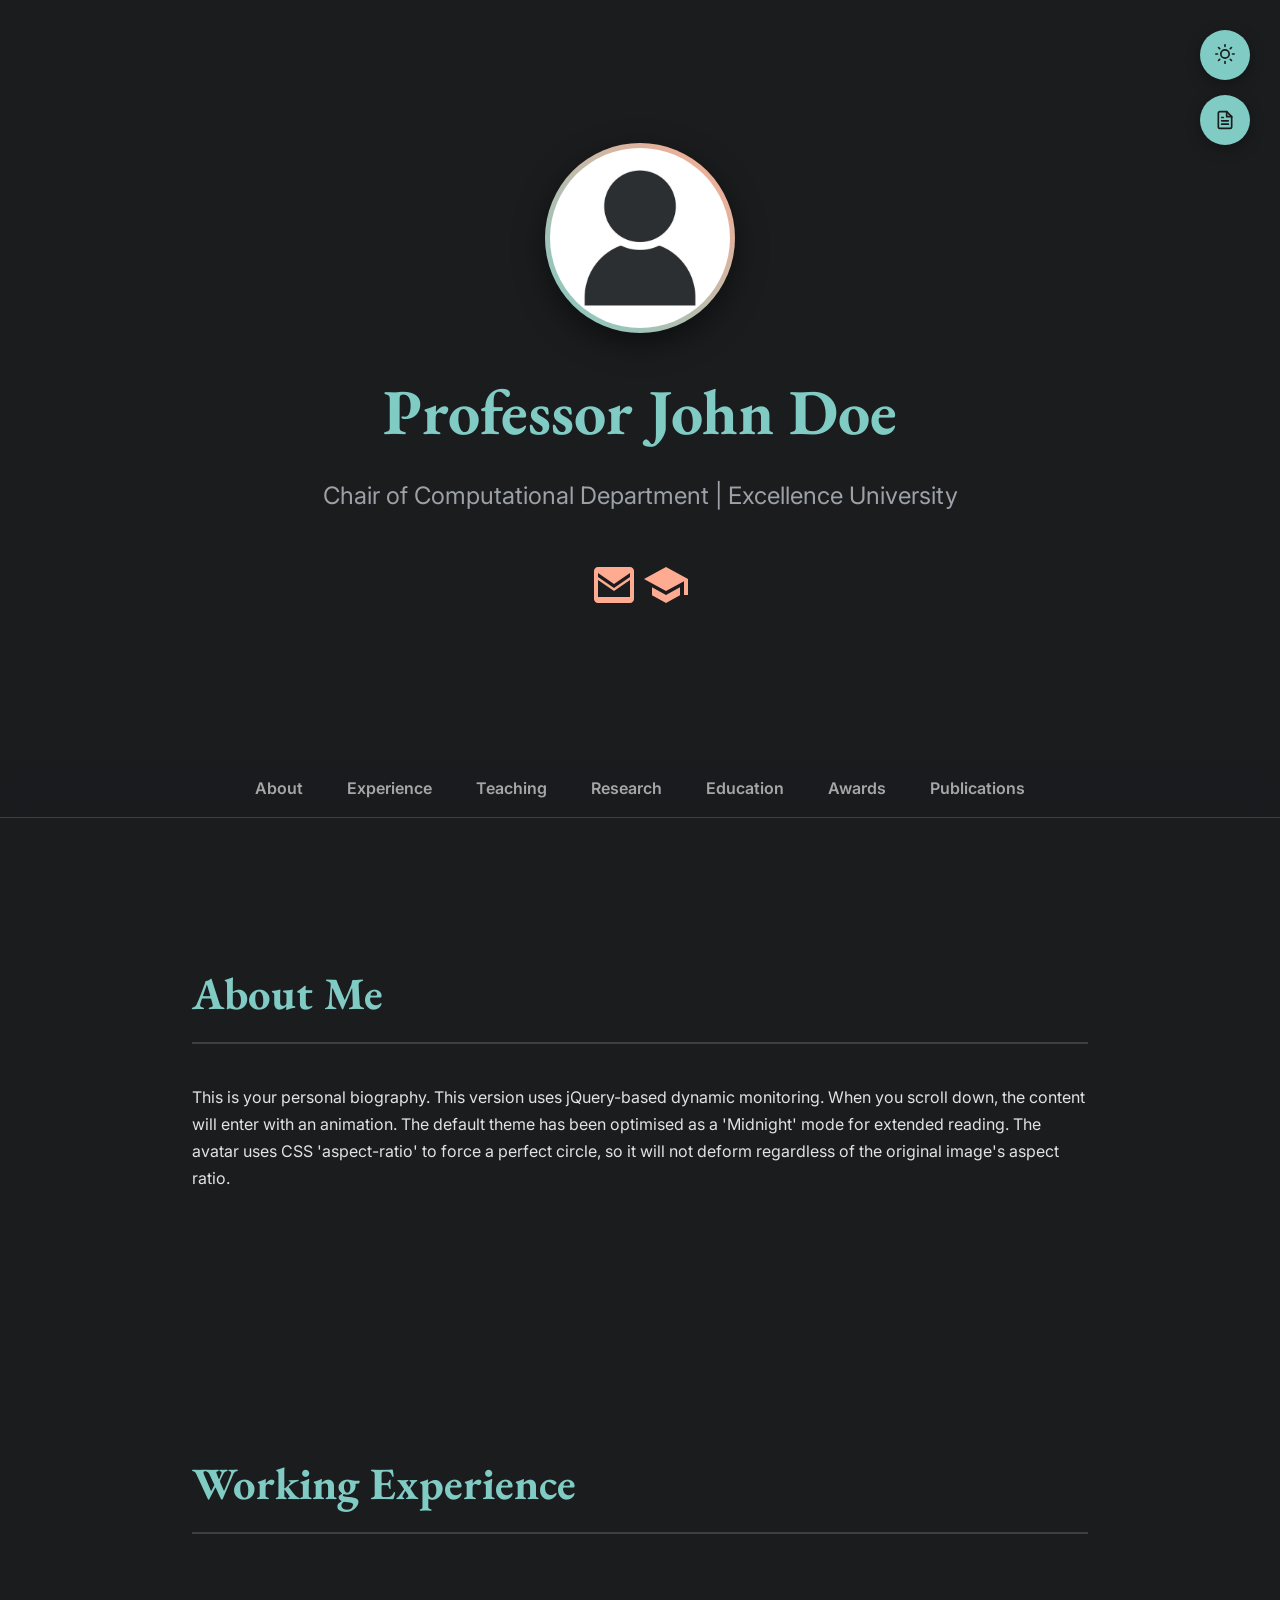
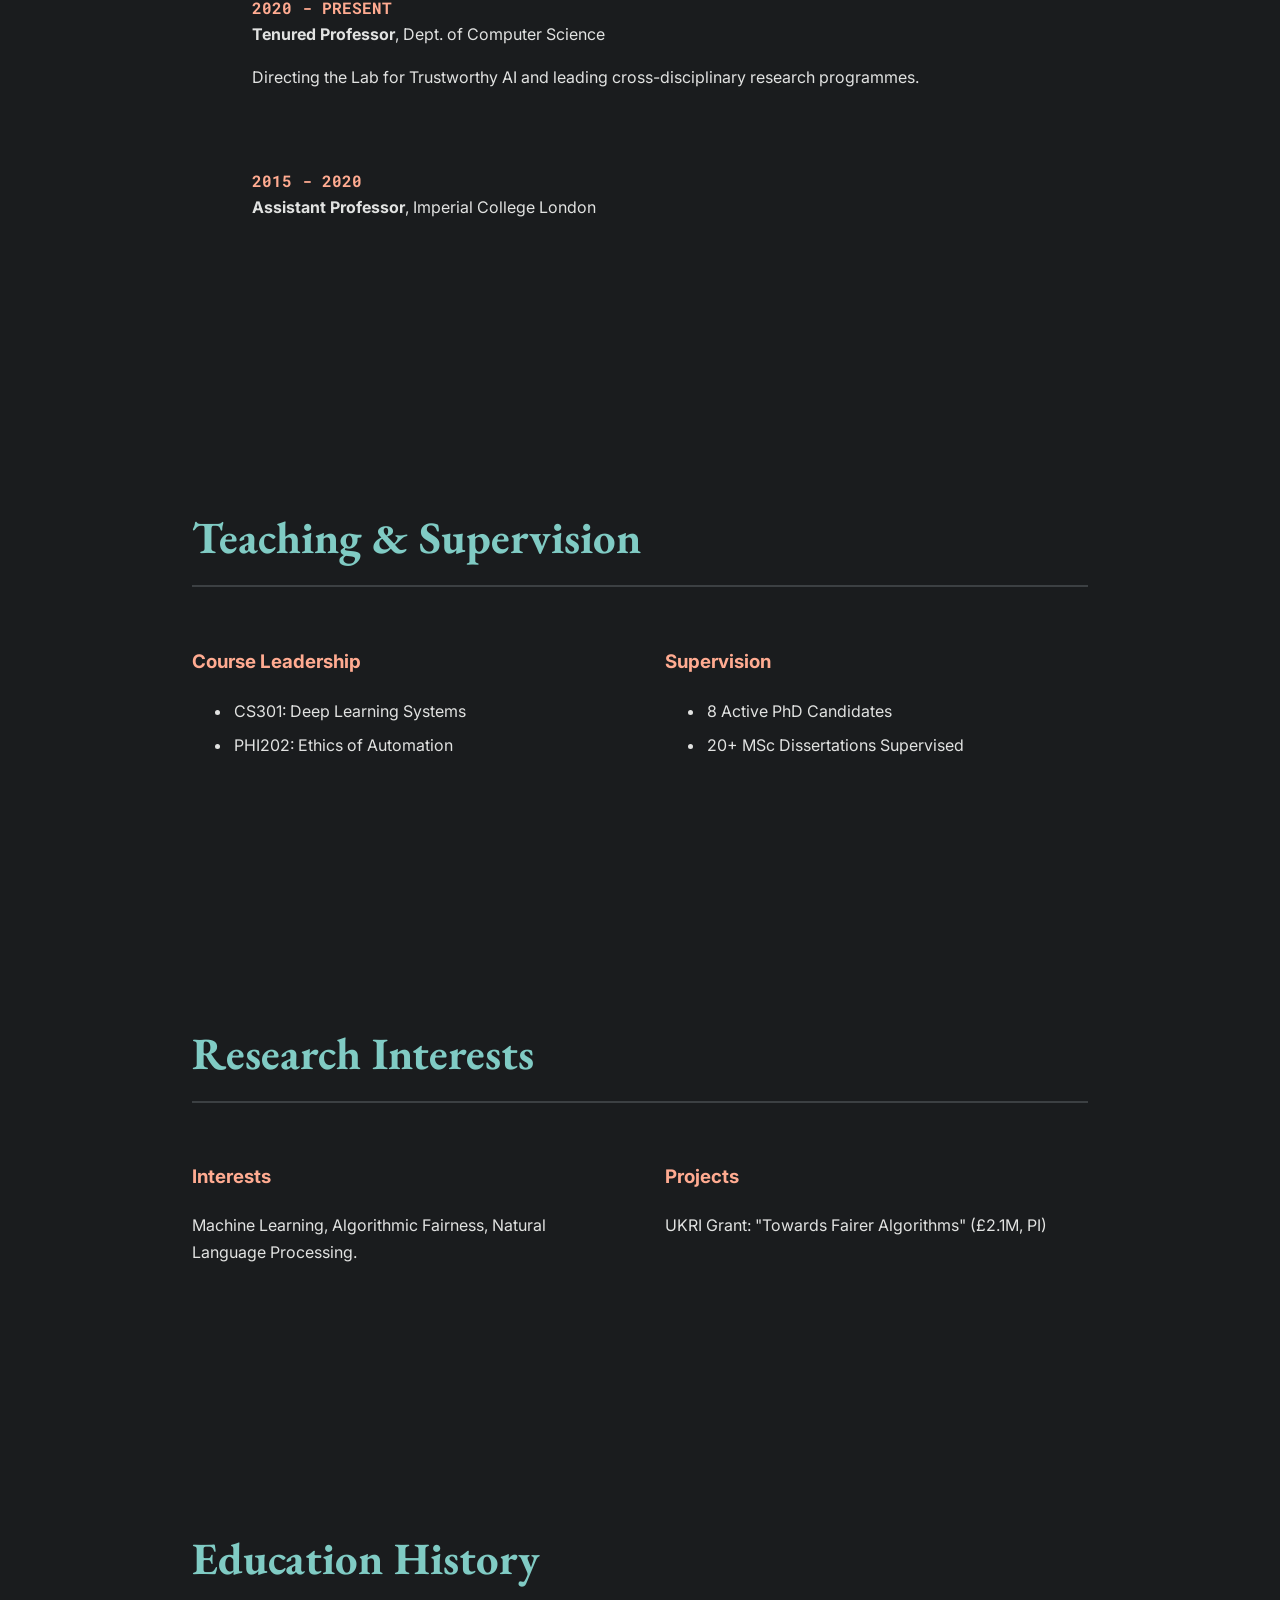
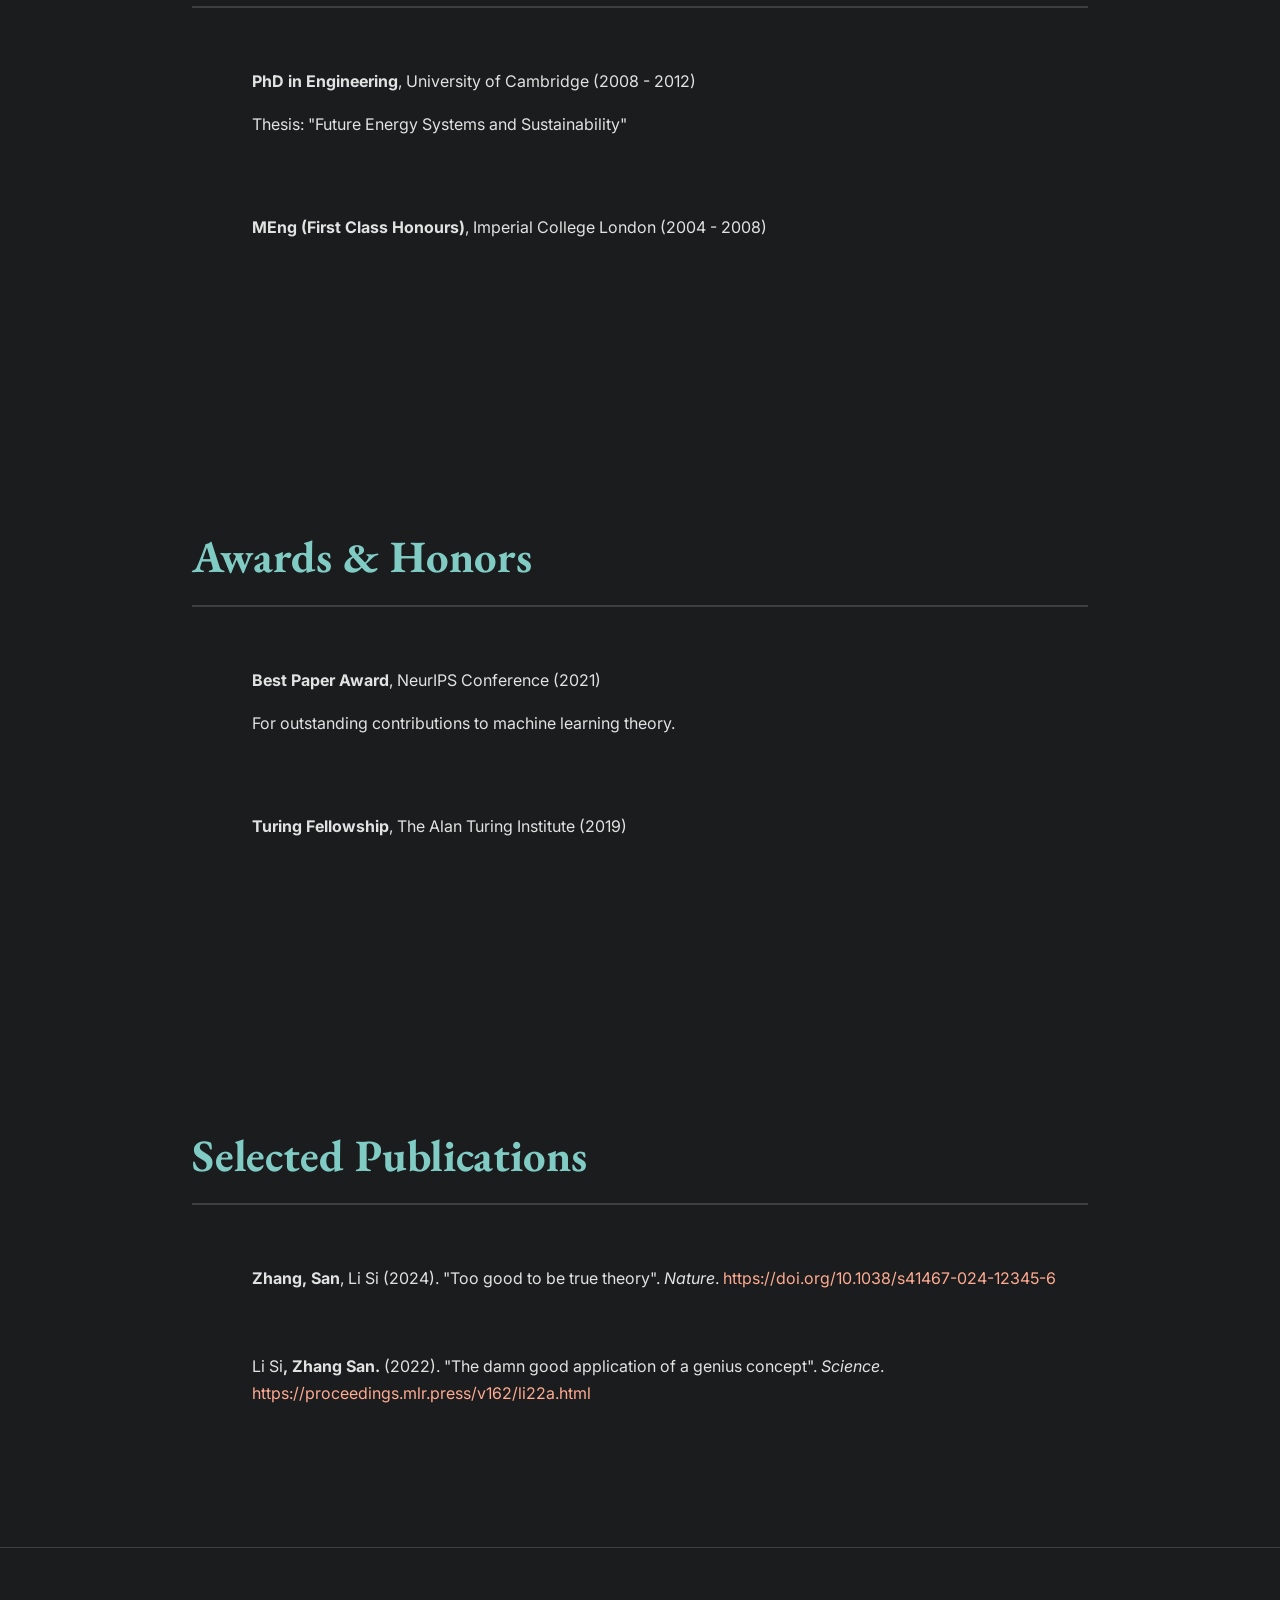
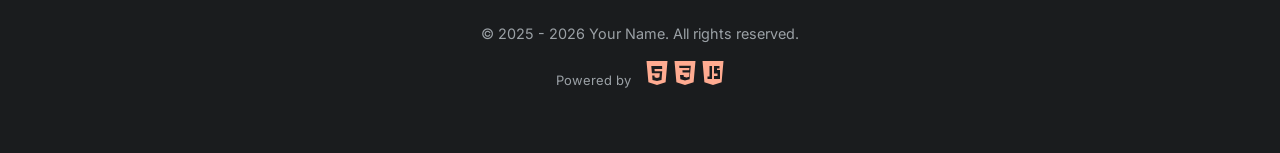
<file: index.html>
<!DOCTYPE html>
<html lang="en-GB" data-theme="dark">

<head>
    <meta charset="UTF-8">
    <meta name="viewport" content="width=device-width, initial-scale=1.0">
    <title>Academic Profile | Professor John Doe</title>

    <!-- Google Fonts: Inter for body text, EB Garamond for academic-style headings -->
    <link
        href="https://fonts.googleapis.com/css2?family=Inter:wght@400;600;800&family=EB+Garamond:wght@600;800&family=Roboto+Mono&display=swap"
        rel="stylesheet">

    <!-- Custom CSS -->
    <link rel="stylesheet" href="work_style.css">
    <!-- Dependencies -->
    <script src="https://code.jquery.com/jquery-3.6.0.min.js"></script>
</head>

<body>

    <!-- Floating Action Button Toolbar -->
    <div class="fab-toolbar">
        <button class="icon-btn" id="theme-switcher" data-tooltip="Switch to Light Theme">
            <span class="theme-icon-light">
                <svg id="theme-icon-sun" xmlns="http://www.w3.org/2000/svg" width="20" height="20" viewBox="0 0 24 24"
                    fill="none" stroke="currentColor" stroke-width="2" stroke-linecap="round" stroke-linejoin="round">
                    <circle cx="12" cy="12" r="5"></circle>
                    <line x1="12" y1="1" x2="12" y2="3"></line>
                    <line x1="12" y1="21" x2="12" y2="23"></line>
                    <line x1="4.22" y1="4.22" x2="5.64" y2="5.64"></line>
                    <line x1="18.36" y1="18.36" x2="19.78" y2="19.78"></line>
                    <line x1="1" y1="12" x2="3" y2="12"></line>
                    <line x1="21" y1="12" x2="23" y2="12"></line>
                    <line x1="4.22" y1="19.78" x2="5.64" y2="18.36"></line>
                    <line x1="18.36" y1="5.64" x2="19.78" y2="4.22"></line>
                </svg>
            </span>
            <span class="theme-icon-dark">
                <svg id="theme-icon-moon" xmlns="http://www.w3.org/2000/svg" width="20" height="20" viewBox="0 0 24 24"
                    fill="none" stroke="currentColor" stroke-width="2" stroke-linecap="round" stroke-linejoin="round">
                    <path d="M21 12.79A9 9 0 1 1 11.21 3 7 7 0 0 0 21 12.79z"></path>
                </svg></span>
        </button>
        <button class="icon-btn" id="export-pdf" data-tooltip="Export PDF File">
            <svg xmlns="http://www.w3.org/2000/svg" width="20" height="20" viewBox="0 0 24 24" fill="none"
                stroke="currentColor" stroke-width="2" stroke-linecap="round" stroke-linejoin="round">
                <path d="M14 2H6a2 2 0 0 0-2 2v16a2 2 0 0 0 2 2h12a2 2 0 0 0 2-2V8z"></path>
                <polyline points="14 2 14 8 20 8"></polyline>
                <line x1="16" y1="13" x2="8" y2="13"></line>
                <line x1="16" y1="17" x2="8" y2="17"></line>
                <polyline points="10 9 9 9 8 9"></polyline>
            </svg>
        </button>
    </div>

    <!-- The header is the 'home' section -->
    <header id="home">
        <div class="hero-content">
            <div class="avatar-container">
                <img src="head.jpg" alt="Profile" class="profile-pic">
            </div>
            <h1>Professor John Doe</h1>
            <p class="title-sub">Chair of Computational Department | Excellence University</p>
            <div class="social-links">
                <!-- <a href="mailto:john.doe@university.ac.uk" title="Email" class="email"
                    style="font-family: 'Roboto Mono'; margin-top: 20px; color: var(--text-muted); text-decoration: none;">
                    john.doe@university.ac.uk
                </a> -->
                <a href="mailto:john.doe@university.ac.uk" title="Email" class="email">
                    <svg xmlns="http://www.w3.org/2000/svg" width="48" height="48" viewBox="0 0 24 24"
                        fill="currentColor">
                        <path fill-rule="evenodd"
                            d="M2 5c0-1.1.9-2 2-2h16c1.1 0 2 .9 2 2v14c0 1.1-.9 2-2 2H4c-1.1 0-2-.9-2-2V5zm18 1L12 11.5 4 6v2l8 5.5 8-5.5V6zm0 12H4V9.5l8 5.5 8-5.5V18z" />
                    </svg>
                </a>
                <a href="#" title="University Profile">
                    <svg xmlns="http://www.w3.org/2000/svg" width="48" height="48" viewBox="0 0 24 24"
                        fill="currentColor">
                        <path d="M12 3L1 9l11 6l9-4.91V17h2V9M5 13.18v4L12 21l7-3.82v-4L12 17l-7-3.82Z" />
                    </svg>
                </a>
            </div>
        </div>
    </header>

    <nav id="navbar">
        <a href="#about">About</a>
        <a href="#experience">Experience</a>
        <a href="#teaching">Teaching</a>
        <a href="#research">Research</a>
        <a href="#education">Education</a>
        <a href="#award">Awards</a>
        <a href="#publications">Publications</a>
    </nav>

    <!-- All content sections are wrapped in 'main' for the PDF script to find them -->
    <main id="main-content">
        <section id="about">
            <div class="container">
                <h2>About Me</h2>
                <p>This is your personal biography. This version uses jQuery-based dynamic monitoring. When you scroll
                    down, the content will enter with an animation. The default theme has been optimised as a 'Midnight'
                    mode for extended reading. The avatar uses CSS 'aspect-ratio' to force a perfect circle, so it will
                    not deform regardless of the original image's aspect ratio.</p>
            </div>
        </section>

        <section id="experience">
            <div class="container">
                <h2>Working Experience</h2>
                <!-- FIX: Changed from divs to a ul with li.cv-item -->
                <ul>
                    <li class="cv-item">
                        <div class="date">2020 - PRESENT</div>
                        <strong>Tenured Professor</strong>, Dept. of Computer Science
                        <p>Directing the Lab for Trustworthy AI and leading cross-disciplinary research programmes.</p>
                    </li>
                    <li class="cv-item">
                        <div class="date">2015 - 2020</div>
                        <strong>Assistant Professor</strong>, Imperial College London
                    </li>
                </ul>
            </div>
        </section>

        <section id="teaching">
            <div class="container">
                <h2>Teaching & Supervision</h2>
                <!-- FIX: Added 'two-column-layout' class for PDF script -->
                <div class="dual-column two-column-layout">
                    <!-- FIX: Added 'column' class for PDF script -->
                    <div class="animate-card column">
                        <h3>Course Leadership</h3>
                        <ul>
                            <li>CS301: Deep Learning Systems</li>
                            <li>PHI202: Ethics of Automation</li>
                        </ul>
                    </div>
                    <div class="animate-card column">
                        <h3>Supervision</h3>
                        <ul>
                            <li>8 Active PhD Candidates</li>
                            <li>20+ MSc Dissertations Supervised</li>
                        </ul>
                    </div>
                </div>
            </div>
        </section>

        <section id="research">
            <div class="container">
                <h2>Research Interests</h2>
                <!-- FIX: Added 'two-column-layout' class for PDF script -->
                <div class="dual-column two-column-layout">
                    <!-- FIX: Added 'column' class for PDF script -->
                    <div class="animate-card column">
                        <h3>Interests</h3>
                        <p>Machine Learning, Algorithmic Fairness, Natural Language Processing.</p>
                    </div>
                    <div class="animate-card column">
                        <h3>Projects</h3>
                        <p>UKRI Grant: "Towards Fairer Algorithms" (£2.1M, PI)</p>
                    </div>
                </div>
            </div>
        </section>

        <section id="education">
            <div class="container">
                <h2>Education History</h2>
                <!-- FIX: Changed from divs to a ul with li.cv-item -->
                <ul>
                    <li class="cv-item">
                        <strong>PhD in Engineering</strong>, University of Cambridge (2008 - 2012)
                        <p>Thesis: "Future Energy Systems and Sustainability"</p>
                    </li>
                    <li class="cv-item">
                        <strong>MEng (First Class Honours)</strong>, Imperial College London (2004 - 2008)
                    </li>
                </ul>
            </div>
        </section>

        <section id="award">
            <div class="container">
                <h2>Awards & Honors</h2>
                <!-- FIX: Changed from divs to a ul with li.cv-item -->
                <ul>
                    <li class="cv-item">
                        <strong>Best Paper Award</strong>, NeurIPS Conference (2021)
                        <p>For outstanding contributions to machine learning theory.</p>
                    </li>
                    <li class="cv-item">
                        <strong>Turing Fellowship</strong>, The Alan Turing Institute (2019)
                    </li>
                </ul>
            </div>
        </section>

        <section id="publications">
            <div class="container">
                <h2>Selected Publications</h2>
                <!-- FIX: Changed to ul and li.cv-item, keeping publication-list for potential specific styling -->
                <ul class="publication-list">
                    <li class="cv-item"><strong>Zhang, San</strong>, Li Si (2024). "Too good to be true theory".
                        <em>Nature</em>. <a
                            href="https://doi.org/10.1038/s41467-024-12345-6">https://doi.org/10.1038/s41467-024-12345-6</a>
                    </li>
                    <li class="cv-item">Li Si<strong>, Zhang San.</strong> (2022). "The damn good application of a genius concept". <em>Science</em>. <a
                            href="https://proceedings.mlr.press/v162/li22a.html">https://proceedings.mlr.press/v162/li22a.html</a>
                    </li>
                </ul>
            </div>
        </section>
    </main>

    <footer
        style="padding: 60px; text-align: center; border-top: 1px solid var(--border); color: var(--text-muted); font-size: 0.9rem;">
        <p>&copy; 2025 - <span id="current-year"></span> Your Name. All rights reserved.</p>
        <div class="powered-by">
            <span style="font-size: 0.9em; margin-right: 10px;">Powered by</span>
            <a href="https://html.spec.whatwg.org/" title="HTML5">
                <svg xmlns="http://www.w3.org/2000/svg" viewBox="0 0 24 24" fill="currentColor" width="24" height="24">
                    <path fill-rule="evenodd"
                        d="M1.5 0h21l-1.9 21.2L12 24l-8.6-2.8L1.5 0zm15.6 5H6.3l.6 7.2h7.9l-.4 4.1-2.4.7-2.4-.7-.1-1.8H7.2l.3 4.4 4.5 1.2 4.5-1.2.7-8.7H9.7l-.2-2.3h7.7L17.1 5z" />
                </svg>
            </a>
            <a href="https://www.w3.org/Style/CSS/Specs.html" title="CSS3">
                <svg xmlns="http://www.w3.org/2000/svg" viewBox="0 0 24 24" fill="currentColor" width="24" height="24">
                    <path fill-rule="evenodd"
                        d="M1.5 0h21l-1.9 21.2L12 24l-8.6-2.8L1.5 0zm16.3 4.7H6.2l.2 2.3h10l-.2 2.3H9.4l.2 2.3h7l-.4 4.1-2.7.7-2.7-.7-.2-1.8H7l.4 4.4 4.6 1.2 4.6-1.2 1.2-13.6z" />
                </svg>
            </a>
            <a href="https://www.javascript.com/" title="JavaScript">
                <svg xmlns="http://www.w3.org/2000/svg" viewBox="0 0 24 24" fill="currentColor" width="24" height="24">
                    <path fill-rule="evenodd"
                        d="M1.5 0h21l-1.9 21.2L12 24l-8.6-2.8L1.5 0zm9.5 5v13H6.5v-2.5h2V5H11zm7.5 0h-5.5v7.5h3.5v2.5h-3.5v3h6V9H16V7.5h2.5V5z" />
                </svg>
            </a>
        </div>
    </footer>

    <script>
        // All custom scripts have been moved to working_script.js
    </script>

    <!-- Scripts for PDF Generation -->
    <script src="jspdf.umd.min.js"></script>
    <script src="work_script.js"></script>
</body>

</html>
</file>
<file: work_style.css>
/* 1. Theme Variables - Default Midnight Dark */
:root {
    --primary: #80cbc4;
    /* Soft teal */
    --accent: #ffab91;
    /* Soft coral red */
    --bg-page: #1a1c1e;
    /* Eye-friendly dark grey */
    --bg-alt: #232629;
    --text-main: #e1e2e1;
    --text-muted: #9ba1a6;
    --nav-bg: rgba(26, 28, 30, 0.9);
    --border: #3c4043;
    --shadow: 0 10px 30px rgba(0, 0, 0, 0.5);
}

/* Light Theme - light */
[data-theme="light"] {
    --primary: #002147;
    --accent: #b61c1c;
    --bg-page: #ffffff;
    --bg-alt: #f1f3f4;
    --text-main: #1a1a1a;
    --text-muted: #5f6368;
    --nav-bg: rgba(255, 255, 255, 0.9);
    --border: #dadce0;
    --shadow: 0 4px 12px rgba(0, 0, 0, 0.1);
}

/* 2. Base Typography */
body {
    margin: 0;
    font-family: 'Inter', sans-serif;
    background-color: var(--bg-page);
    color: var(--text-main);
    line-height: 1.7;
    transition: background 0.5s ease;
}

/* 3. Circular Avatar & Header */
header#home {
    height: 80vh;
    display: flex;
    flex-direction: column;
    justify-content: center;
    align-items: center;
    text-align: center;
    padding: 20px;
    position: relative;
}

/* FIX: Re-center hero content */
.hero-content {
    display: flex;
    flex-direction: column;
    justify-content: center;
    align-items: center;
    width: 100%;
}

.avatar-container {
    width: 180px;
    height: 180px;
    border-radius: 50%;
    padding: 5px;
    background: linear-gradient(45deg, var(--primary), var(--accent));
    margin-bottom: 25px;
    box-shadow: var(--shadow);
}

.profile-pic {
    width: 100%;
    height: 100%;
    border-radius: 50%;
    object-fit: cover;
    background: #eee;
}

h1 {
    font-family: 'EB Garamond', serif;
    font-size: 4rem;
    margin: 0;
    color: var(--primary);
}

.title-sub {
    font-size: 1.5rem;
    color: var(--text-muted);
    font-weight: 400;
    margin-top: 10px;
}

.social-links {
    margin-top: 20px;
}

/* 4. Floating Action Button Toolbar (Icon-based) */
.fab-toolbar {
    position: fixed;
    top: 30px;
    right: 30px;
    display: flex;
    flex-direction: column;
    gap: 15px;
    z-index: 2000;
}

.icon-btn {
    width: 50px;
    height: 50px;
    border-radius: 50%;
    background: var(--primary);
    color: var(--bg-page);
    border: none;
    cursor: pointer;
    display: flex;
    align-items: center;
    justify-content: center;
    box-shadow: 0 4px 15px rgba(0, 0, 0, 0.3);
    position: relative;
    transition: 0.3s;
}

.icon-btn:hover {
    transform: scale(1.15) rotate(5deg);
    background: var(--accent);
}

/* Tooltip Implementation */
.icon-btn::after {
    content: attr(data-tooltip);
    position: absolute;
    right: 60px;
    top: 50%;
    transform: translateY(-50%);
    background: #333;
    color: #fff;
    padding: 5px 12px;
    border-radius: 4px;
    font-size: 12px;
    white-space: nowrap;
    opacity: 0;
    pointer-events: none;
    transition: 0.3s;
}

.icon-btn:hover::after {
    opacity: 1;
    right: 65px;
}

/* Toggle icon visibility */
.theme-icon-light,
[data-theme="dark"] .theme-icon-dark {
    display: none;
}

[data-theme="dark"] .theme-icon-light {
    display: inline;
}

[data-theme="light"] .theme-icon-dark {
    display: inline;
}

[data-theme="light"] .theme-icon-light {
    display: none;
}

/* 5. Content Sections & Animations */
section {
    padding: 100px 15%;
    /* FIX: Restore initial state for animations */
    opacity: 0;
    transform: translateY(30px);
}

h2 {
    font-family: 'EB Garamond', serif;
    font-size: 2.8rem;
    color: var(--primary);
    border-bottom: 2px solid var(--border);
    padding-bottom: 10px;
    margin-bottom: 40px;
}

h3 {
    color: var(--accent);
}

.dual-column {
    display: grid;
    grid-template-columns: 1fr 1fr;
    gap: 50px;
}

/* FIX: Change selector from .cv-item to li.cv-item */
li.cv-item {
    list-style: none;
    margin-bottom: 20px;
    padding: 20px;
    border-radius: 12px;
    border-left: 0px solid var(--accent);
    transition: 0.4s;
    background: transparent;
}

li.cv-item:hover {
    background: var(--bg-alt);
    border-left: 5px solid var(--accent);
    transform: translateX(10px);
}

.animate-card ul li {
    margin-bottom: 3px;
    padding: 2px;
    border-radius: 10px;
    border-left: 0px solid var(--accent);
    transition: 0.4s;
    background: transparent;
}

.animate-card ul li:hover {
    background: var(--bg-alt);
    border-left: 3px solid var(--accent);
    transform: translateX(3px);
}

.date {
    font-family: 'Roboto Mono', monospace;
    color: var(--accent);
    font-weight: bold;
}

/* Links */
a {
    color: var(--accent);
    text-decoration: none;
    transition: color 0.2s;
}

a:hover {
    color: var(--primary);
}

/* Ensure publications links are also styled correctly */
#publications a {
    color: var(--accent);
}

#publications a:hover {
    color: var(--primary);
}

/* Navigation Bar */
nav {
    position: sticky;
    top: 0;
    z-index: 1000;
    background: var(--nav-bg);
    backdrop-filter: blur(12px);
    border-bottom: 1px solid var(--border);
    padding: 15px;
    text-align: center;
}

nav a {
    margin: 0 20px;
    text-decoration: none;
    color: var(--text-main);
    font-weight: 600;
    opacity: 0.7;
    transition: 0.3s;
}

nav a.active {
    opacity: 1;
    color: var(--primary);
    border-bottom: 2px solid var(--primary);
}

@media (max-width: 768px) {
    .dual-column {
        grid-template-columns: 1fr;
    }

    section {
        padding: 60px 8%;
    }

    h1 {
        font-size: 2.5rem;
    }
}
</file>
